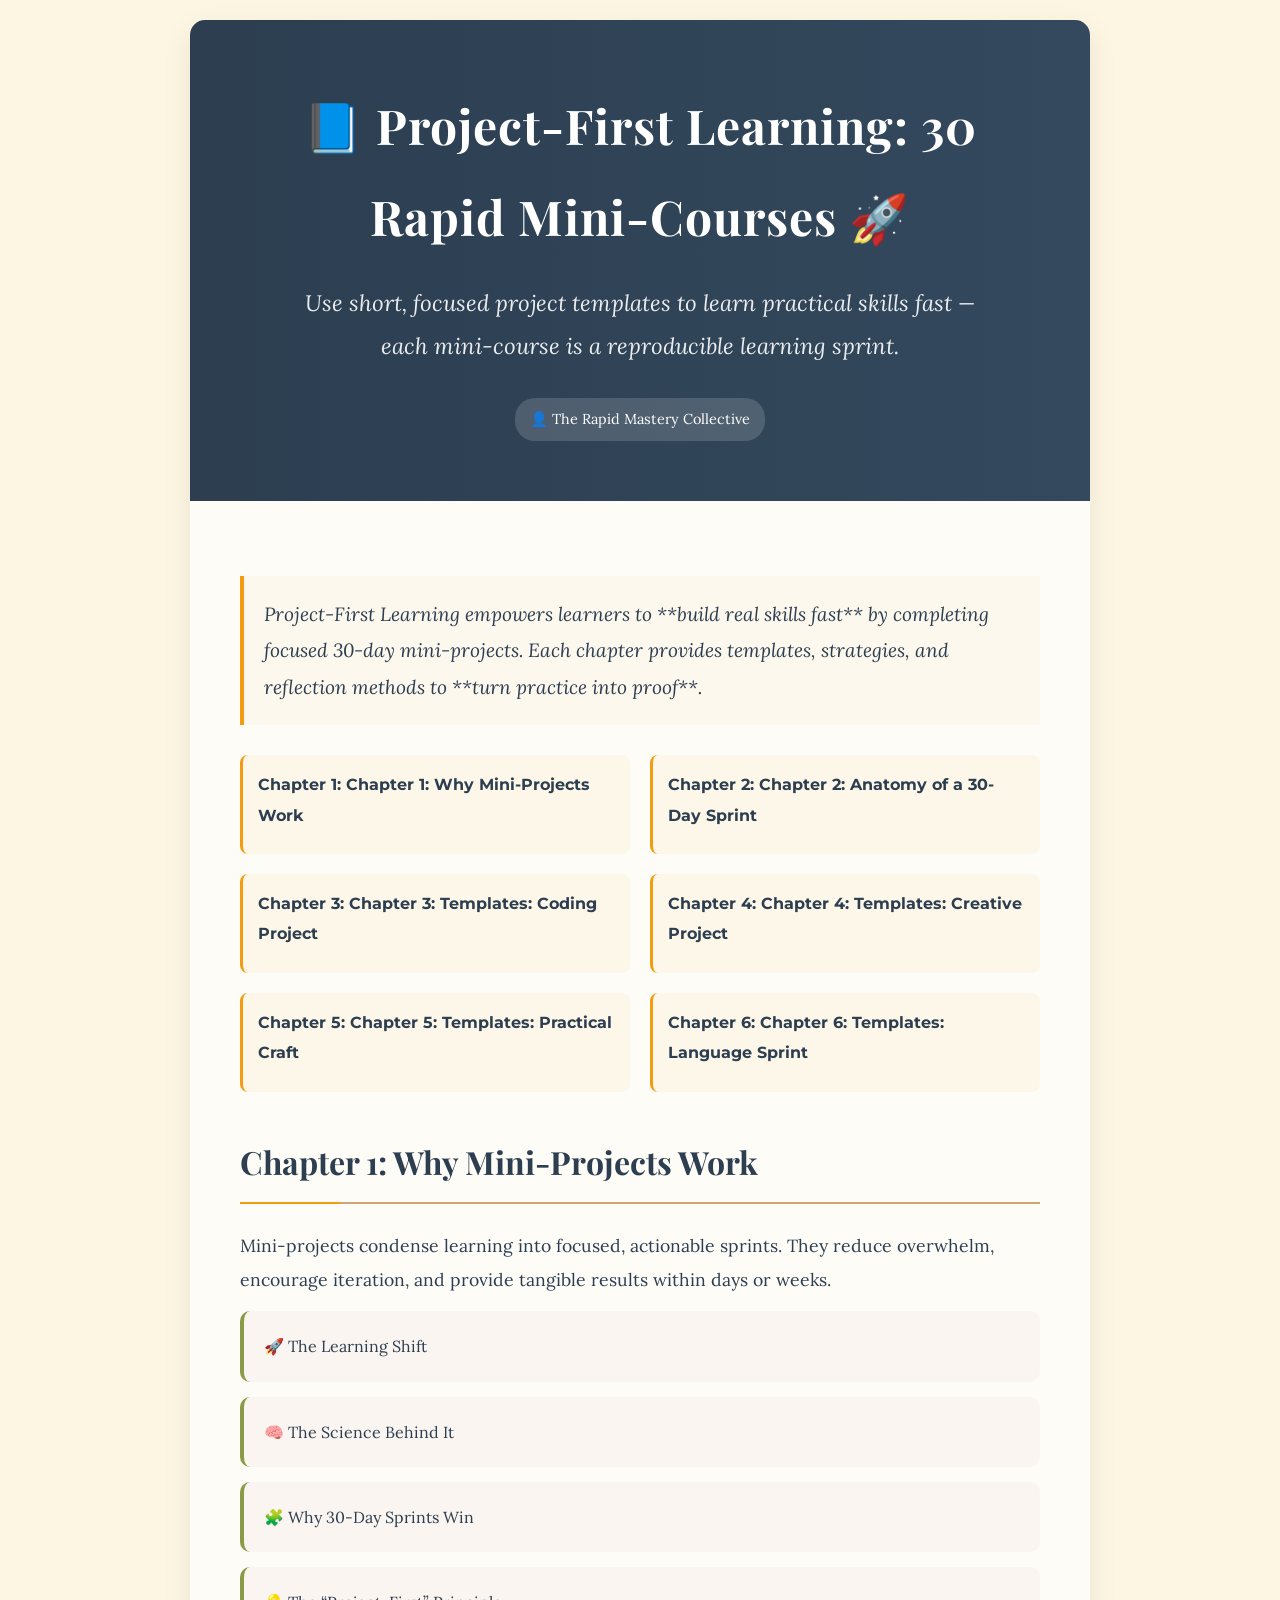
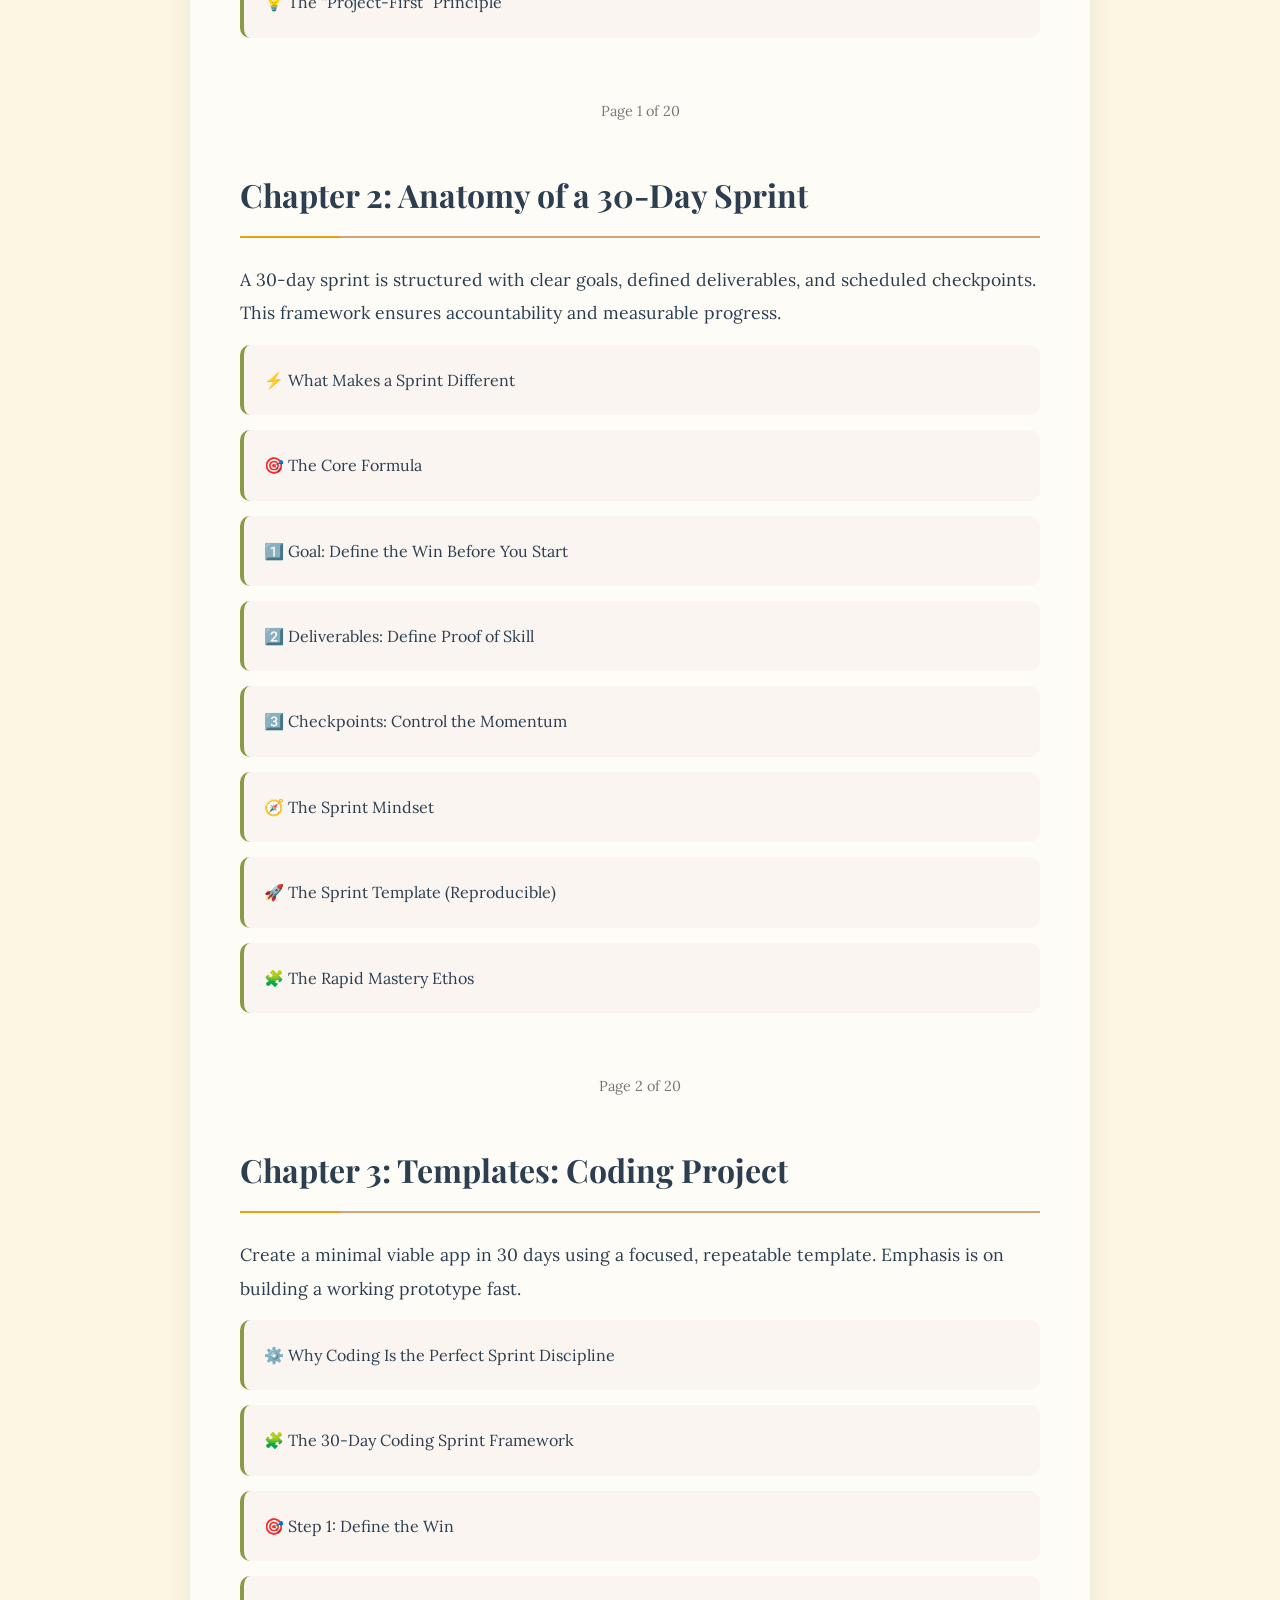
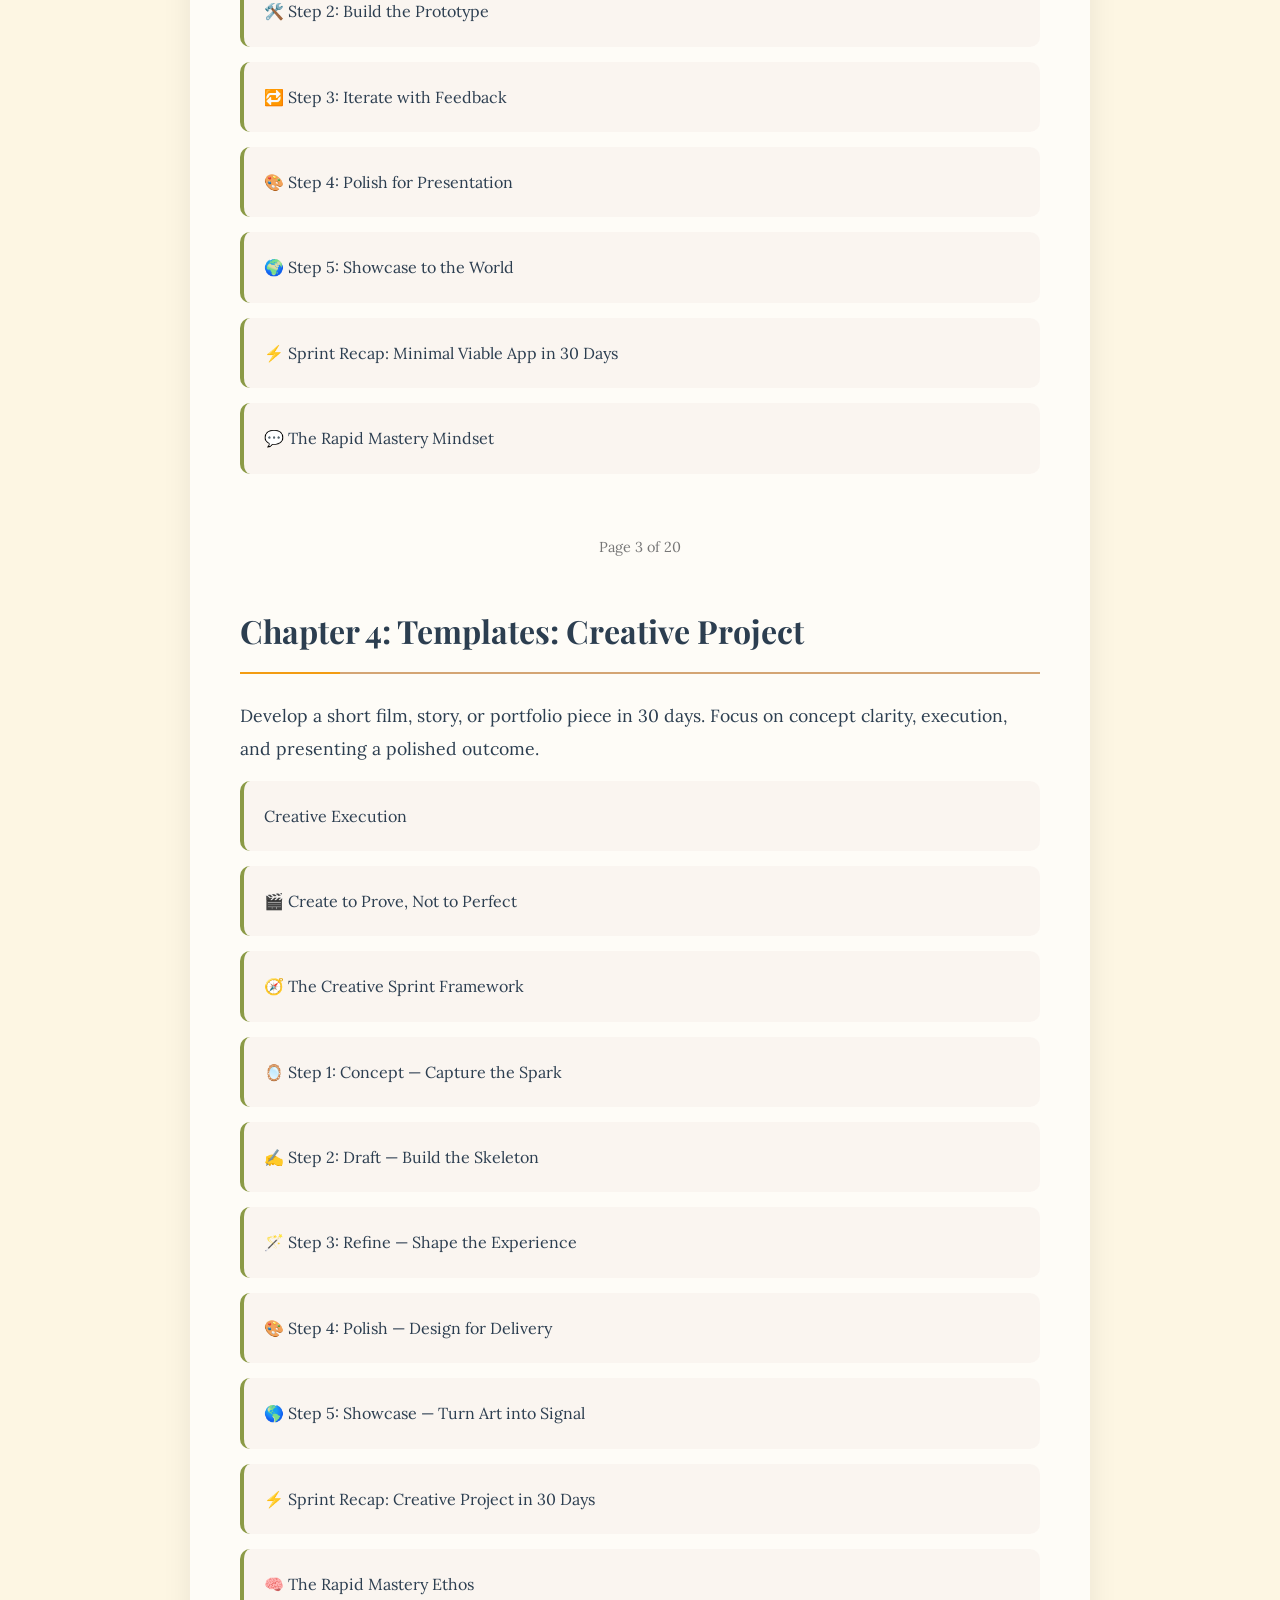
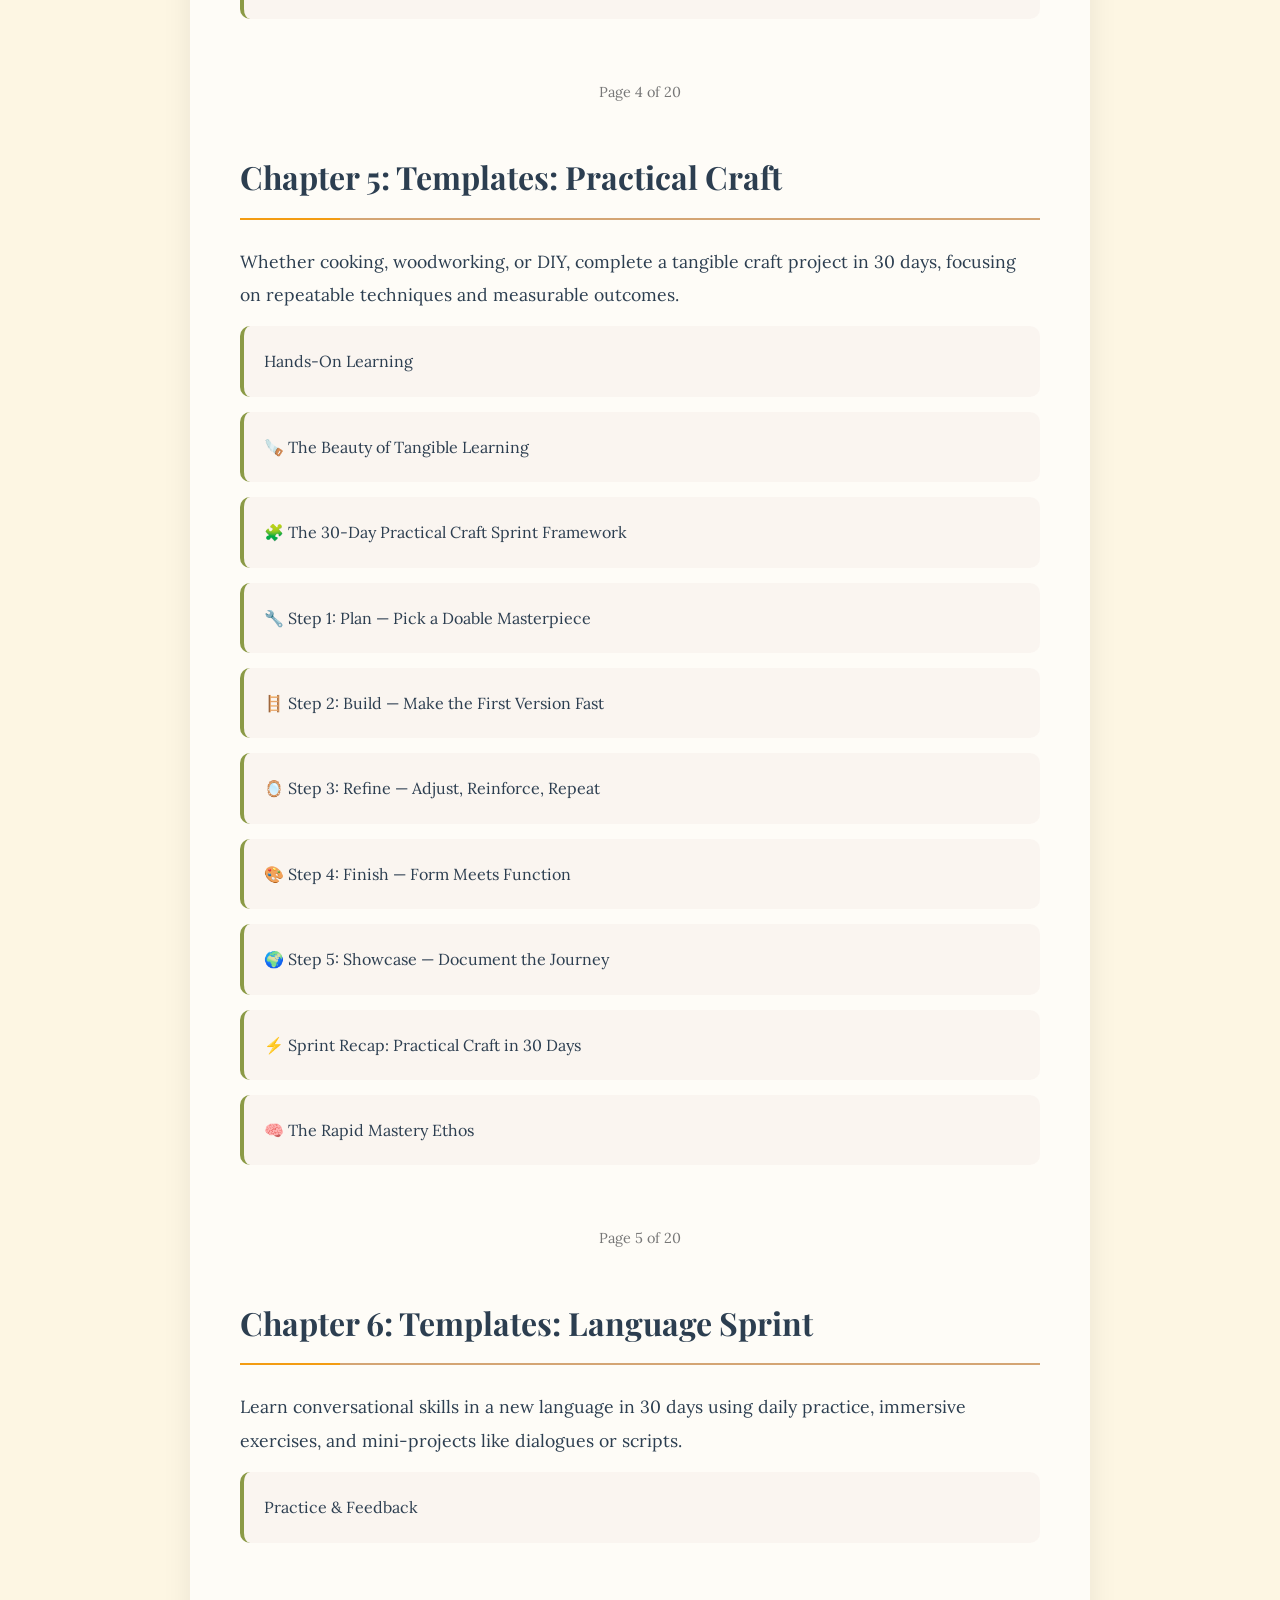
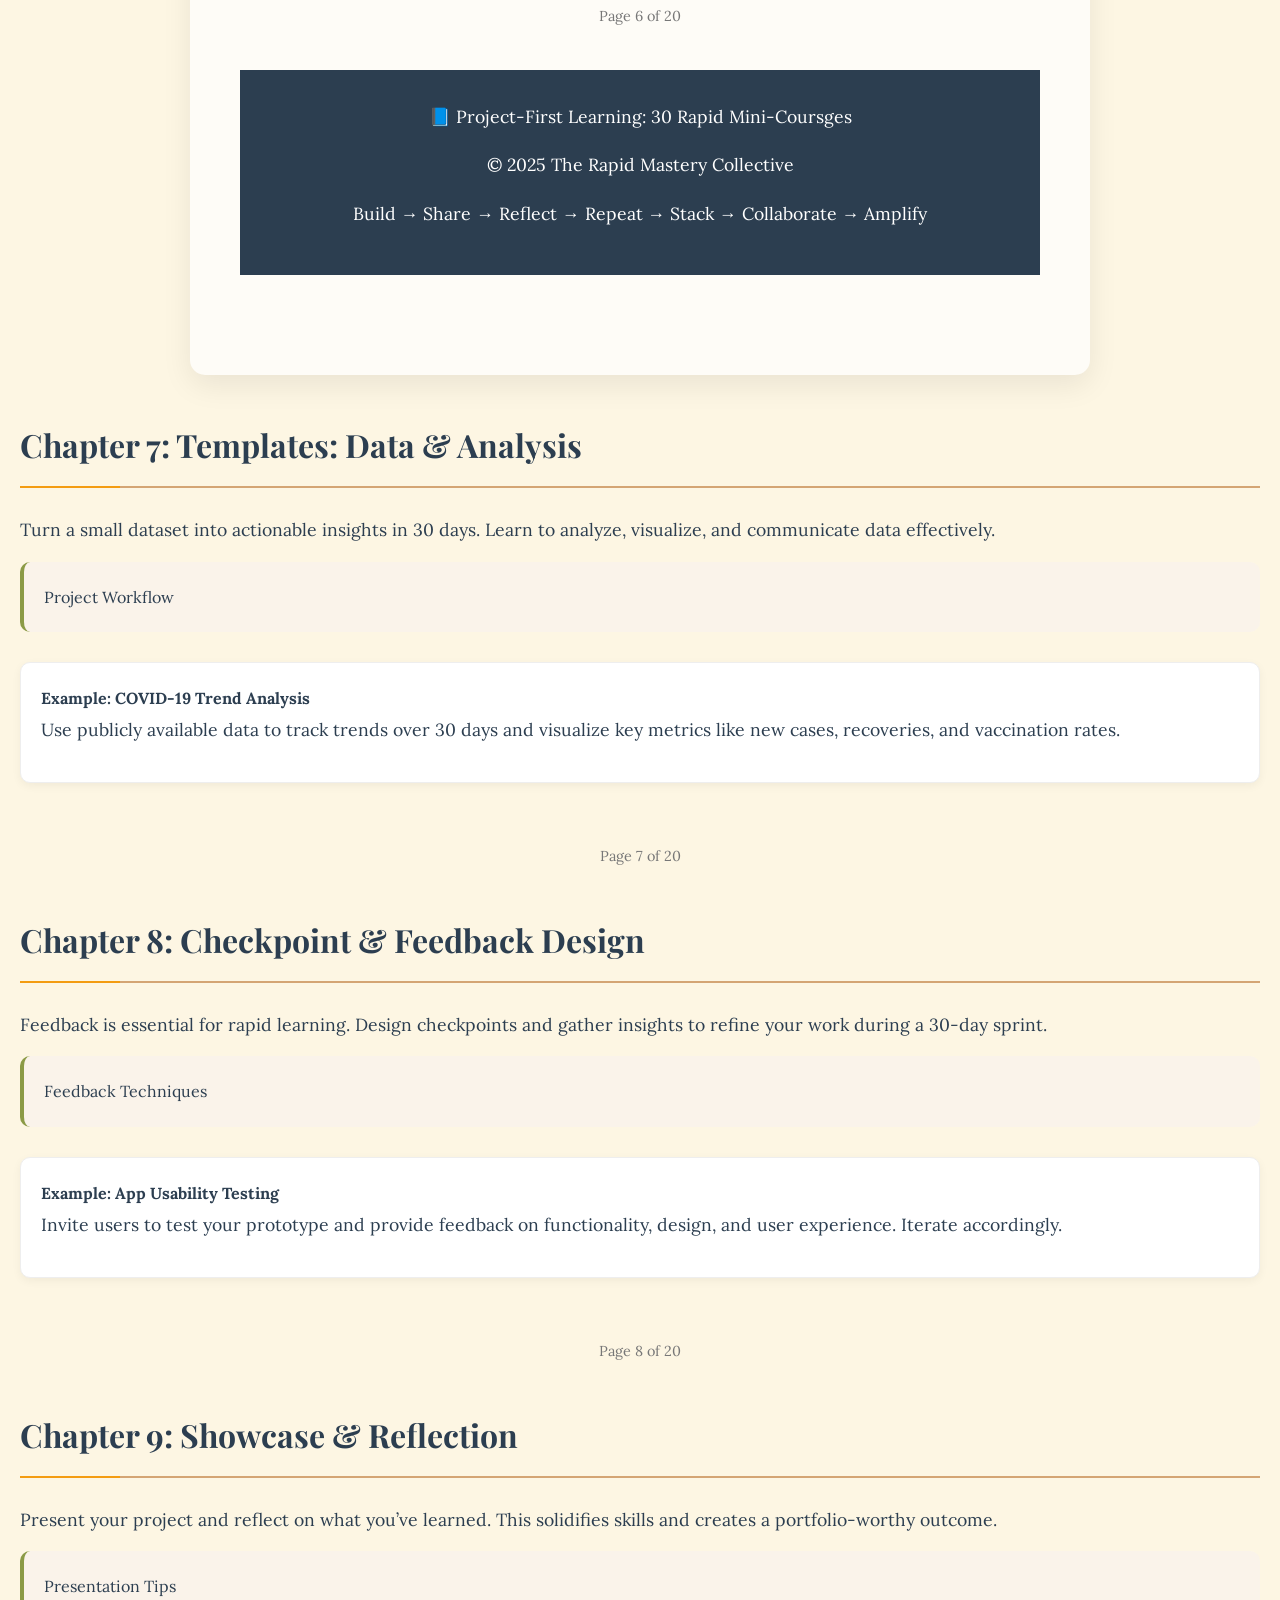
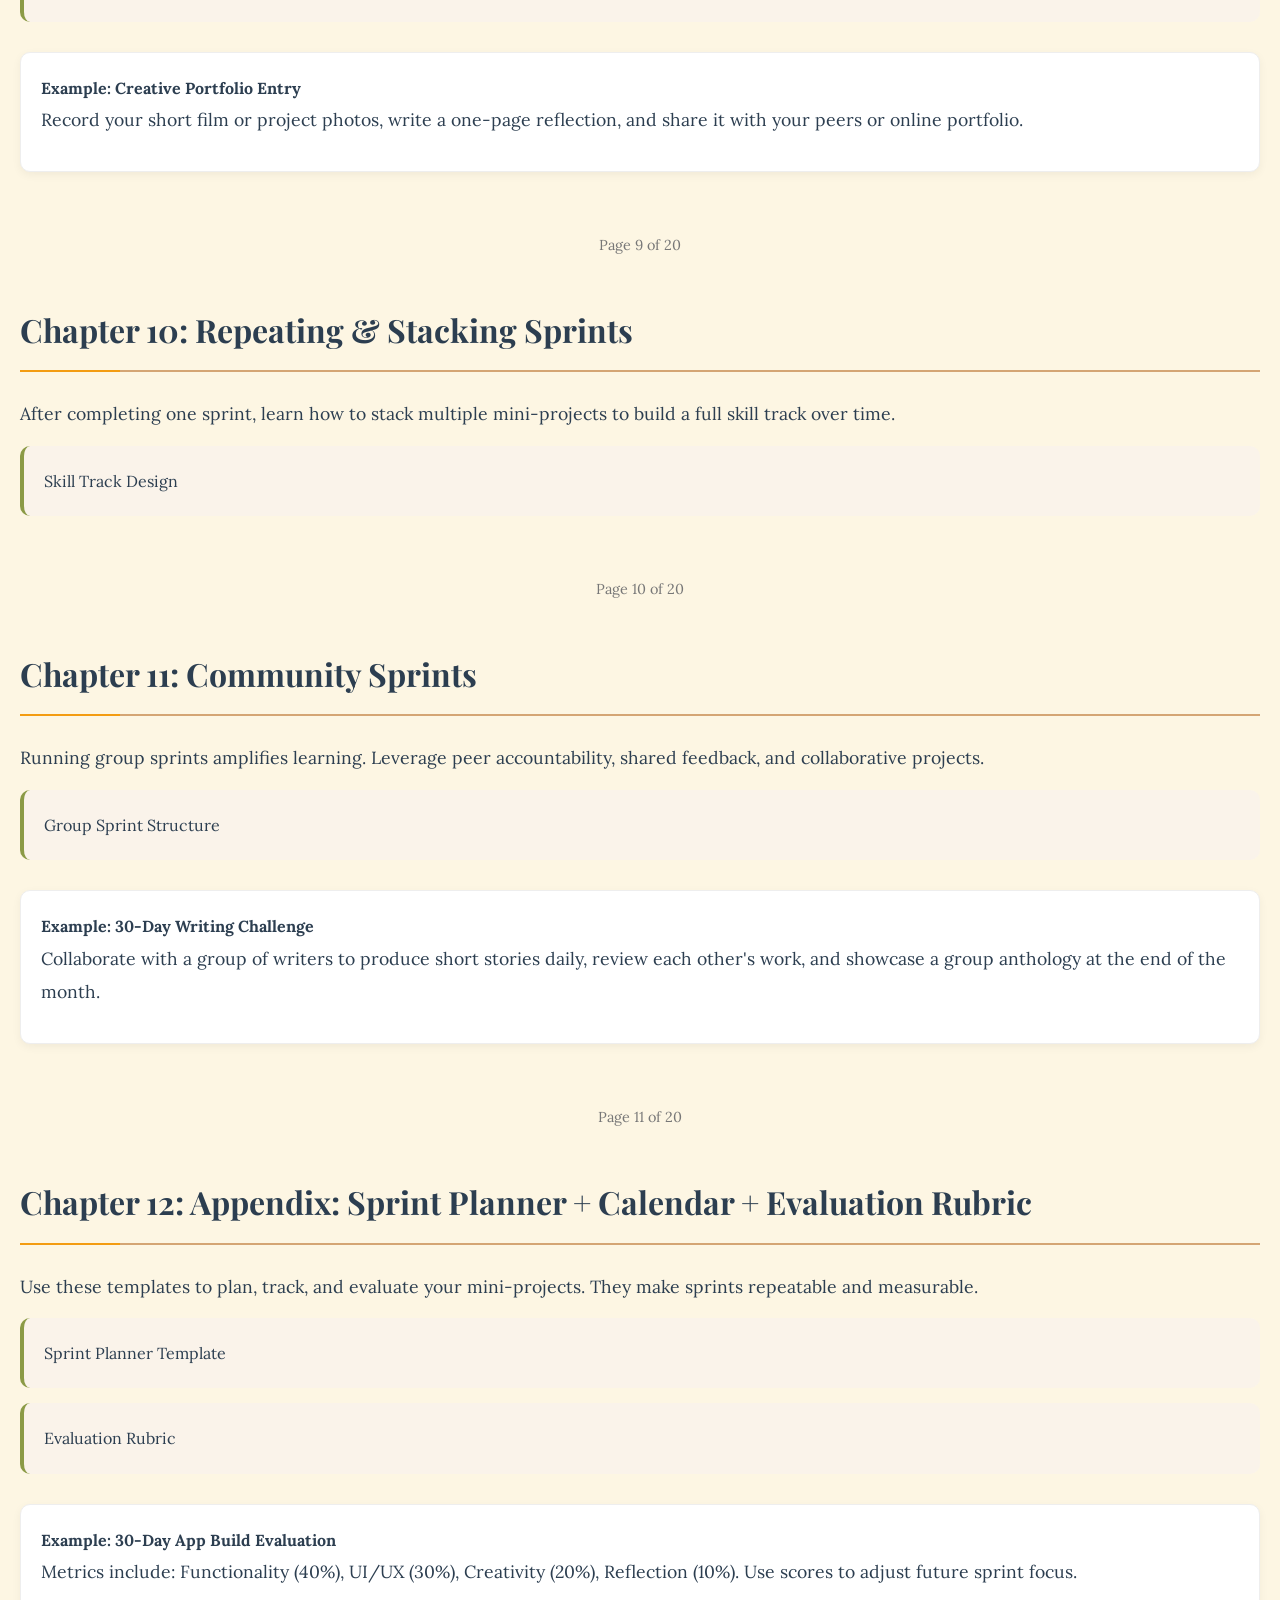
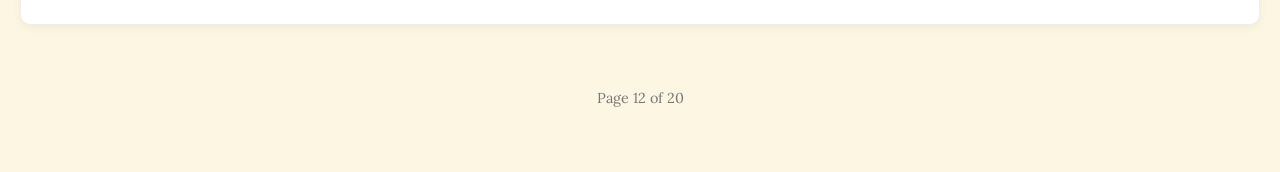
<file: index.html>
<!DOCTYPE html>
<html lang="en">
<head>
  <meta charset="UTF-8">
  <meta name="viewport" content="width=device-width, initial-scale=1.0">
  <title>📘 Project-First Learning: 30 Rapid Mini-Courses</title>
  <link href="https://fonts.googleapis.com/css2?family=Playfair+Display:wght@700&family=Lora:ital,wght@0,400;0,600;1,400&family=Montserrat:wght@300;400;600&display=swap" rel="stylesheet">
  <style>
    :root {
      --primary: #D4A574;
      --secondary: #E67E22;
      --accent: #F39C12;
      --complement: #8B9A46;
      --dark: #2C3E50;
      --light: #FEFCF7;
      --mist: #FDF6E3;
    }
    * { margin: 0; padding: 0; box-sizing: border-box; }
    body { font-family: 'Lora', serif; background-color: var(--mist); color: var(--dark); line-height: 1.9; padding: 20px; transition: background 0.3s, color 0.3s; }
    .container { max-width: 900px; margin: 0 auto; background: var(--light); border-radius: 15px; box-shadow: 0 10px 30px rgba(0,0,0,0.08); overflow: hidden; padding-bottom: 50px; }
    header { text-align: center; padding: 60px 40px; background: linear-gradient(to right, var(--dark), #34495e); color: white; position: relative; }
    h1 { font-family: 'Playfair Display', serif; font-size: 3rem; margin-bottom: 20px; letter-spacing: 1px; }
    .subtitle { font-size: 1.4rem; font-style: italic; max-width: 700px; margin: 0 auto 30px; opacity: 0.9; }
    .authors { display: flex; justify-content: center; flex-wrap: wrap; gap: 12px; }
    .author { background: rgba(255, 255, 255, 0.15); padding: 8px 15px; border-radius: 20px; font-size: 0.9rem; }
    .content { padding: 50px; }
    .blurb { font-style: italic; background: rgba(253,246,227,0.5); padding: 20px; border-left: 4px solid var(--accent); margin: 25px 0; font-size: 1.2rem; }
    .toc { display: grid; grid-template-columns: repeat(auto-fit, minmax(280px, 1fr)); gap: 20px; margin: 30px 0; }
    .toc-item { background: rgba(253,246,227,0.7); padding: 15px; border-radius: 8px; border-left: 3px solid var(--accent); cursor: pointer; transition: transform 0.2s; }
    .toc-item:hover { transform: translateX(5px); }
    .toc-item h4 { color: var(--dark); font-family: 'Montserrat', sans-serif; margin-bottom: 8px; }
    .section { margin-bottom: 60px; }
    h2 { font-family: 'Playfair Display', serif; color: var(--dark); font-size: 2rem; margin: 40px 0 25px; padding-bottom: 10px; border-bottom: 2px solid var(--primary); position: relative; }
    h2:before { content: ''; position: absolute; bottom: -2px; left: 0; width: 100px; height: 2px; background: var(--accent); }
    h3 { font-family: 'Montserrat', sans-serif; color: var(--complement); font-size: 1.4rem; margin: 30px 0 15px; }
    p { margin-bottom: 15px; font-size: 1.1rem; }
    .chapter { background: rgba(249,243,238,0.7); padding: 20px; border-radius: 10px; margin: 15px 0; border-left: 4px solid var(--complement); }
    .chapter-number { font-weight: bold; color: var(--complement); font-size: 1.1rem; margin-bottom: 10px; }
    .examples { display: grid; grid-template-columns: repeat(auto-fit, minmax(280px, 1fr)); gap: 25px; margin: 30px 0; }
    .example { background: white; border: 1px solid #eee; border-radius: 10px; padding: 20px; box-shadow: 0 3px 10px rgba(0,0,0,0.05); }
    .playbook-step { background: rgba(249,243,238,0.7); padding: 15px; margin: 15px 0; border-radius: 8px; border-left: 3px solid var(--secondary); cursor: pointer; }
    .playbook-step:hover { background: rgba(249,243,238,0.9); }
    .page-number { text-align: center; font-size: 0.9rem; color: #777; margin: 40px 0; }
    footer { text-align: center; padding: 30px; background: var(--dark); color: white; font-size: 0.9rem; }
    .collapsible { cursor: pointer; }
    .collapsible-content { display: none; padding: 10px 0; }
    .collapsible.active + .collapsible-content { display: block; }
    @media (max-width: 768px) { .content { padding: 30px 20px; } h1 { font-size: 2.2rem; } .subtitle { font-size: 1.2rem; } .toc, .examples { grid-template-columns: 1fr; } }
  </style>
</head>
<body>
  <div class="container">
    <header>
      <h1>📘 Project-First Learning: 30 Rapid Mini-Courses 🚀</h1>
      <p class="subtitle">Use short, focused project templates to learn practical skills fast — each mini-course is a reproducible learning sprint.</p>
      <div class="authors">
        <span class="author">👤 The Rapid Mastery Collective</span>
      </div>
    </header>

    <div class="content">
      <div class="blurb">
        Project-First Learning empowers learners to **build real skills fast** by completing focused 30-day mini-projects. Each chapter provides templates, strategies, and reflection methods to **turn practice into proof**.
      </div>

      <div class="toc" id="toc">
        <!-- TOC items will auto-generate -->
      </div>

      <!-- Chapter 1 -->
<div class="section" id="chapter1">
  <h2>Chapter 1: Why Mini-Projects Work</h2>
  <p>Mini-projects condense learning into focused, actionable sprints. They reduce overwhelm, encourage iteration, and provide tangible results within days or weeks.</p>

  <div class="chapter collapsible">🚀 The Learning Shift</div>
  <div class="collapsible-content">
    <p>Traditional learning front-loads theory, hoping knowledge will later translate into skill. But in the real world, retention fades before application begins. Modern learners — creators, developers, and doers — no longer have the patience for that lag. They want proof of learning through action.</p>
    <p>Mini-projects flip the model: you start with a real outcome, then gather knowledge only as you need it. The project becomes your teacher, not your test.</p>
  </div>

  <div class="chapter collapsible">🧠 The Science Behind It</div>
  <div class="collapsible-content">
    <ol>
      <li><strong>Active Recall & Contextual Learning</strong><br>
        When you learn to solve a real problem, your brain encodes information in meaningful contexts — linking theory to outcomes. This dramatically improves recall and adaptability.</li>
      <li><strong>The Feedback Loop Effect</strong><br>
        Completing small projects creates short, powerful cycles of action → feedback → iteration. This mirrors how top performers and startups grow — through rapid loops, not long lectures.</li>
      <li><strong>The Dopamine Drive</strong><br>
        Each finished mini-project triggers visible progress, producing motivation through accomplishment. Micro-rewards sustain long-term engagement far better than delayed gratification models.</li>
      <li><strong>Cognitive Load Balance</strong><br>
        Breaking big goals into 30-day project sprints keeps mental load manageable. You learn faster because you focus deeply on a limited scope.</li>
    </ol>
  </div>

  <div class="chapter collapsible">🧩 Why 30-Day Sprints Win</div>
  <div class="collapsible-content">
    <ul>
      <li><strong>Short Enough to Finish:</strong> You can complete one while momentum lasts.</li>
      <li><strong>Long Enough to Matter:</strong> A month is sufficient to prototype, practice, and reflect.</li>
      <li><strong>Repeatable:</strong> Each sprint stacks into a portfolio of tangible skills — visible progress you can show.</li>
    </ul>
  </div>

  <div class="chapter collapsible">💡 The “Project-First” Principle</div>
  <div class="collapsible-content">
    <p>The Project-First model rests on one rule:</p>
    <blockquote>Learn what you need, exactly when you need it, by building something real.</blockquote>
    <p>Every mini-course in this book follows that rule. Each is designed as a reproducible learning sprint — focused, structured, and practical.</p>
    <p>By the time you finish this chapter, you’ve already absorbed the mindset: <strong>Don’t study to build. Build to learn.</strong></p>
  </div>
</div>

<div class="page-number">Page 1 of 20</div>

      <!-- Chapter 2 -->
<div class="section" id="chapter2">
  <h2>Chapter 2: Anatomy of a 30-Day Sprint</h2>
  <p>A 30-day sprint is structured with clear goals, defined deliverables, and scheduled checkpoints. This framework ensures accountability and measurable progress.</p>

  <div class="chapter collapsible">⚡ What Makes a Sprint Different</div>
  <div class="collapsible-content">
    <p>A 30-day sprint isn’t just a short course — it’s a learning engine. It compresses the full creative cycle — idea → execution → feedback → showcase — into one focused month.</p>
    <p>The key is structure: when time is fixed, every action must matter. Sprints remove decision fatigue, build momentum, and create visible results fast.</p>
  </div>

  <div class="chapter collapsible">🎯 The Core Formula</div>
  <div class="collapsible-content">
    <p>Every sprint follows a simple rhythm:</p>
    <blockquote>Goal → Deliverables → Checkpoints → Reflection → Showcase</blockquote>
    <p>Let’s break that down.</p>
  </div>

  <div class="chapter collapsible">1️⃣ Goal: Define the Win Before You Start</div>
  <div class="collapsible-content">
    <p>A sprint without a clear outcome is just busy work. Define your goal as something demonstrable.</p>
    <p><strong>Strong goal example:</strong><br>
      <blockquote>“Build a 3-screen prototype of a mobile app that solves a real user problem.”</blockquote>
    </p>
    <p><strong>Weak goal example:</strong><br>
      <blockquote>“Learn UI/UX principles.”</blockquote>
    </p>
    <p>A Project-First goal has three traits:</p>
    <ul>
      <li>Visible: You can show it to others.</li>
      <li>Measurable: You can tell when it’s done.</li>
      <li>Self-contained: It fits within 30 days.</li>
    </ul>
    <p>💡 Pro tip: Name your sprint like a startup. “30-Day App Sprint,” “Story in 30,” or “Data Dash” create identity and accountability.</p>
  </div>

  <div class="chapter collapsible">2️⃣ Deliverables: Define Proof of Skill</div>
  <div class="collapsible-content">
    <p>Deliverables are the artifacts that show what you’ve built. They make your learning tangible.</p>
    <p>Examples:</p>
    <ul>
      <li>A working demo or GitHub repo</li>
      <li>A short video or story</li>
      <li>A visual portfolio post or blog reflection</li>
    </ul>
    <p>Deliverables are your “receipts of mastery.” They separate intentional learners from forever students.</p>
  </div>

  <div class="chapter collapsible">3️⃣ Checkpoints: Control the Momentum</div>
  <div class="collapsible-content">
    <p>Sprints fail when you don’t check progress. A simple checkpoint rhythm keeps your brain aligned and your schedule realistic.</p>
    <p>Try this pattern:</p>
    <ul>
      <li>Day 1–3: Define goal, tools, and success criteria</li>
      <li>Day 4–10: Build first prototype or draft</li>
      <li>Day 11–20: Iterate based on testing or feedback</li>
      <li>Day 21–25: Polish and finalize deliverables</li>
      <li>Day 26–30: Publish, share, reflect</li>
    </ul>
    <p>Each checkpoint should answer two questions:</p>
    <ol>
      <li>What have I made tangible?</li>
      <li>What’s blocking progress?</li>
    </ol>
    <p>💡 Micro rule: No sprint day ends without a visible artifact — even a sketch, note, or code snippet.</p>
  </div>

  <div class="chapter collapsible">🧭 The Sprint Mindset</div>
  <div class="collapsible-content">
    <p>The 30-day sprint isn’t about speed for speed’s sake. It’s about compressed clarity — forcing focus by working inside constraints.</p>
    <blockquote>
      Constraint creates clarity.<br>
      Clarity creates progress.<br>
      Progress creates mastery.
    </blockquote>
  </div>

  <div class="chapter collapsible">🚀 The Sprint Template (Reproducible)</div>
  <div class="collapsible-content">
    <table>
      <thead>
        <tr>
          <th>Phase</th>
          <th>Days</th>
          <th>Purpose</th>
          <th>Deliverable</th>
        </tr>
      </thead>
      <tbody>
        <tr>
          <td>Define</td>
          <td>1–3</td>
          <td>Clarify goal, tools, metrics</td>
          <td>Sprint brief</td>
        </tr>
        <tr>
          <td>Build</td>
          <td>4–10</td>
          <td>Create first version</td>
          <td>Prototype/Draft</td>
        </tr>
        <tr>
          <td>Iterate</td>
          <td>11–20</td>
          <td>Test, get feedback</td>
          <td>Refined version</td>
        </tr>
        <tr>
          <td>Polish</td>
          <td>21–25</td>
          <td>Improve quality</td>
          <td>Final asset</td>
        </tr>
        <tr>
          <td>Share</td>
          <td>26–30</td>
          <td>Publish + Reflect</td>
          <td>Public showcase + learning note</td>
        </tr>
      </tbody>
    </table>
  </div>

  <div class="chapter collapsible">🧩 The Rapid Mastery Ethos</div>
  <div class="collapsible-content">
    <p>Members of the Rapid Mastery Collective live by one rule:</p>
    <blockquote>“Proof beats promise.”</blockquote>
    <p>Each sprint you complete becomes evidence — of skill, of grit, of creativity. Stack 3–5 of these sprints, and you don’t just know more — you become visible.</p>
    <p>Welcome to the mindset of rapid masters: <strong>Build → Show → Reflect → Repeat.</strong></p>
  </div>
</div>
<div class="page-number">Page 2 of 20</div>

      <!-- Chapter 3 -->
<div class="section" id="chapter3">
  <h2>Chapter 3: Templates: Coding Project</h2>
  <p>Create a minimal viable app in 30 days using a focused, repeatable template. Emphasis is on building a working prototype fast.</p>

  <div class="chapter collapsible">⚙️ Why Coding Is the Perfect Sprint Discipline</div>
  <div class="collapsible-content">
    <p>Coding forces clarity. You can’t fake progress — your project either runs or breaks. That’s why coding projects are at the heart of the Project-First Learning model: they convert abstract learning into visible, testable outcomes.</p>
    <p>For the Rapid Mastery Collective, code isn’t just a technical skill — it’s proof of creative logic. It’s how we show ideas that work.</p>
  </div>

  <div class="chapter collapsible">🧩 The 30-Day Coding Sprint Framework</div>
  <div class="collapsible-content">
    <p>Every 30-day coding sprint follows five stages. Think of this as your blueprint for any minimal viable app.</p>
    <table>
      <thead>
        <tr>
          <th>Stage</th>
          <th>Focus</th>
          <th>Key Question</th>
          <th>Output</th>
        </tr>
      </thead>
      <tbody>
        <tr>
          <td>Define (Days 1–3)</td>
          <td>Clarify purpose, audience, and value</td>
          <td>What problem does this app solve?</td>
          <td>Sprint brief + one-sentence app mission</td>
        </tr>
        <tr>
          <td>Prototype (Days 4–10)</td>
          <td>Build a working skeleton</td>
          <td>What’s the simplest version I can run today?</td>
          <td>Clickable prototype or functional core</td>
        </tr>
        <tr>
          <td>Iterate (Days 11–20)</td>
          <td>Test, debug, refine</td>
          <td>What does real feedback reveal?</td>
          <td>Stable v1</td>
        </tr>
        <tr>
          <td>Polish (Days 21–25)</td>
          <td>Add design, clarity, and minimal UX</td>
          <td>How can users feel the result?</td>
          <td>Presentable demo</td>
        </tr>
        <tr>
          <td>Showcase (Days 26–30)</td>
          <td>Publish and share reflection</td>
          <td>What did I learn, prove, and create?</td>
          <td>Live demo + public post or portfolio entry</td>
        </tr>
      </tbody>
    </table>
  </div>

  <div class="chapter collapsible">🎯 Step 1: Define the Win</div>
  <div class="collapsible-content">
    <p>Pick a problem so small it feels almost too simple. Then solve it elegantly.</p>
    <p>Examples:</p>
    <ul>
      <li>A daily mood tracker that logs your emotions with one click</li>
      <li>A “habit counter” app with a single progress bar</li>
      <li>A goal timer that resets every morning</li>
    </ul>
    <p>💡 Rapid Mastery Rule: The smaller the scope, the faster the proof. Complexity kills sprints.</p>
    <p>Write your project goal in one sentence:</p>
    <blockquote>“In 30 days, I’ll build a working app that does [specific action] for [specific user].”</blockquote>
  </div>

  <div class="chapter collapsible">🛠️ Step 2: Build the Prototype</div>
  <div class="collapsible-content">
    <p>You don’t need a full stack. You need a running version that works — even if it’s ugly.</p>
    <p>Tools to accelerate you:</p>
    <ul>
      <li>Frontend (no-code/low-code): Replit, Glitch, or Bubble</li>
      <li>App skeletons: Next.js templates, Flask starters, or simple JS apps</li>
      <li>Databases: Airtable, Firebase, Supabase</li>
    </ul>
    <p>Deliverable: something you can click, run, or test by Day 10.</p>
  </div>

  <div class="chapter collapsible">🔁 Step 3: Iterate with Feedback</div>
  <div class="collapsible-content">
    <p>Invite two testers — not friends, users. Ask only three questions:</p>
    <ol>
      <li>What do you like?</li>
      <li>What confused you?</li>
      <li>What would make you use it again?</li>
    </ol>
    <p>Then fix the top two issues. That’s your v1.</p>
    <p>💡 Don’t chase perfection. Chase completion. Every improvement loop should take 48 hours or less.</p>
  </div>

  <div class="chapter collapsible">🎨 Step 4: Polish for Presentation</div>
  <div class="collapsible-content">
    <p>Refine UX copy, add a logo, and make a simple landing page explaining what your app does. Use visuals to communicate simplicity — a GIF demo beats a paragraph.</p>
    <p>Tools for polish:</p>
    <ul>
      <li>Brand & visuals: Figma, Canva, or Framer</li>
      <li>Deployment: Netlify, Vercel, or GitHub Pages</li>
      <li>Demo video: Loom or Scribe</li>
    </ul>
    <p>Deliverable: a one-link showcase that says:</p>
    <blockquote>“I built this from zero to demo in 30 days.”</blockquote>
  </div>

  <div class="chapter collapsible">🌍 Step 5: Showcase to the World</div>
  <div class="collapsible-content">
    <p>Post your sprint story — what you built, what you learned, what you’d improve next.</p>
    <p>Where to share:</p>
    <ul>
      <li>LinkedIn: “30-Day App Sprint Reflection”</li>
      <li>Product Hunt: “Weekend Prototype Challenge”</li>
      <li>Dev.to / Hashnode: “What I Learned Building My First App Fast”</li>
    </ul>
    <p>This transforms your sprint into a signal — recruiters, collaborators, or clients see results, not résumés.</p>
  </div>

  <div class="chapter collapsible">⚡ Sprint Recap: Minimal Viable App in 30 Days</div>
  <div class="collapsible-content">
    <table>
      <thead>
        <tr>
          <th>Week</th>
          <th>Focus</th>
          <th>Deliverable</th>
        </tr>
      </thead>
      <tbody>
        <tr>
          <td>1</td>
          <td>Define + Prototype</td>
          <td>Core idea running</td>
        </tr>
        <tr>
          <td>2</td>
          <td>Debug + Iterate</td>
          <td>Usable v1</td>
        </tr>
        <tr>
          <td>3</td>
          <td>Polish + Design</td>
          <td>Demo-ready</td>
        </tr>
        <tr>
          <td>4</td>
          <td>Showcase + Reflect</td>
          <td>Public launch</td>
        </tr>
      </tbody>
    </table>
  </div>

  <div class="chapter collapsible">💬 The Rapid Mastery Mindset</div>
  <div class="collapsible-content">
    <p>Remember: you’re not learning to code — you’re coding to learn. Each sprint compounds:</p>
    <ul>
      <li>One app builds technical fluency.</li>
      <li>Three apps build portfolio credibility.</li>
      <li>Ten apps build identity — you become a maker who proves skills through output.</li>
    </ul>
    <blockquote>Real mastery isn’t hidden in your notes. It’s running online for the world to see.</blockquote>
  </div>
</div>
<div class="page-number">Page 3 of 20</div>

      <!-- Chapter 4 -->
<div class="section" id="chapter4">
  <h2>Chapter 4: Templates: Creative Project</h2>
  <p>Develop a short film, story, or portfolio piece in 30 days. Focus on concept clarity, execution, and presenting a polished outcome.</p>

  <div class="chapter collapsible">Creative Execution</div>
  <div class="collapsible-content">
    <p>Break the project into stages: ideation, drafting, revisions, and final polish. Collect feedback at checkpoints and iterate rapidly.</p>
  </div>

  <div class="chapter collapsible">🎬 Create to Prove, Not to Perfect</div>
  <div class="collapsible-content">
    <p>Creatives often get trapped chasing inspiration or polish — but in the Rapid Mastery world, we chase proof of skill. The 30-day creative sprint isn’t about waiting for a muse; it’s about shipping art under pressure and learning through completion.</p>
    <blockquote>Perfection is the enemy of momentum. Rapid creators don’t wait to be ready — they create to become ready.</blockquote>
  </div>

  <div class="chapter collapsible">🧭 The Creative Sprint Framework</div>
  <div class="collapsible-content">
    <p>This 30-day template helps you move from concept to finished showcase piece — whether that’s a short film, photo series, poem, animation, or design portfolio entry.</p>
    <table>
      <thead>
        <tr>
          <th>Stage</th>
          <th>Focus</th>
          <th>Core Question</th>
          <th>Output</th>
        </tr>
      </thead>
      <tbody>
        <tr>
          <td>Concept (Days 1–3)</td>
          <td>Define theme + emotional goal</td>
          <td>What story or feeling do I want to evoke?</td>
          <td>One-sentence creative brief</td>
        </tr>
        <tr>
          <td>Draft (Days 4–10)</td>
          <td>Generate the raw version</td>
          <td>What’s the simplest form of my idea?</td>
          <td>First draft, storyboard, or prototype</td>
        </tr>
        <tr>
          <td>Refine (Days 11–20)</td>
          <td>Edit, adjust, experiment</td>
          <td>What works — and what distracts?</td>
          <td>Tightened version</td>
        </tr>
        <tr>
          <td>Polish (Days 21–25)</td>
          <td>Add design, flow, and finish</td>
          <td>How can I elevate this from good to shareable?</td>
          <td>Final render, layout, or mix</td>
        </tr>
        <tr>
          <td>Showcase (Days 26–30)</td>
          <td>Publish + reflect</td>
          <td>What did I express — and what did I learn?</td>
          <td>Public share + sprint reflection</td>
        </tr>
      </tbody>
    </table>
  </div>

  <div class="chapter collapsible">🪞 Step 1: Concept — Capture the Spark</div>
  <div class="collapsible-content">
    <p>Before tools, define emotion. Ask:</p>
    <ul>
      <li>What do I want the audience to feel?</li>
      <li>Why does this matter now?</li>
      <li>What’s the smallest story that can carry that feeling?</li>
    </ul>
    <p>Examples:</p>
    <ul>
      <li>A 1-minute short film about resilience.</li>
      <li>A micro-story told entirely through text messages.</li>
      <li>A single-image campaign that evokes social change.</li>
    </ul>
    <p>💡 Rapid Mastery Tip: Limit your scope before you start. Great creativity thrives inside constraints.</p>
  </div>

  <div class="chapter collapsible">✍️ Step 2: Draft — Build the Skeleton</div>
  <div class="collapsible-content">
    <p>Create your raw version — fast. Don’t pause for perfection; the first pass is just scaffolding.</p>
    <p>Tools that keep momentum high:</p>
    <ul>
      <li>Writers: Notion, Scrivener, or Google Docs</li>
      <li>Filmmakers: CapCut, Runway, or DaVinci Resolve</li>
      <li>Designers: Canva, Figma, or Adobe Express</li>
    </ul>
    <p>By Day 10, you should have something you can show. Even if it’s rough, it’s real.</p>
  </div>

  <div class="chapter collapsible">🪄 Step 3: Refine — Shape the Experience</div>
  <div class="collapsible-content">
    <p>Step back and ask: What is this really saying? Cut anything that doesn’t serve the message. Seek feedback from two trusted peers or mentors. Ask only:</p>
    <ol>
      <li>What emotion did you feel?</li>
      <li>Where did you lose interest?</li>
    </ol>
    <p>Then make small, high-impact changes.</p>
  </div>

  <div class="chapter collapsible">🎨 Step 4: Polish — Design for Delivery</div>
  <div class="collapsible-content">
    <p>Make it shareable and striking. Add sound, motion, texture, or typography that reinforces the emotion from Step 1.</p>
    <p>Examples:</p>
    <ul>
      <li>Add ambient sound to heighten film realism.</li>
      <li>Reformat a poem into a carousel for Instagram.</li>
      <li>Pair your story with minimalist design for Substack.</li>
    </ul>
    <p>💡 Rapid Mastery Tip: Finish at 90%, publish at 95%. The world sees momentum, not the missing 5%.</p>
  </div>

  <div class="chapter collapsible">🌎 Step 5: Showcase — Turn Art into Signal</div>
  <div class="collapsible-content">
    <p>Publish your project publicly — not for validation, but for proof of execution. Share your process as a 3-part post:</p>
    <ol>
      <li>What I made (1 sentence)</li>
      <li>Why I made it (1 insight)</li>
      <li>What I learned (1 takeaway)</li>
    </ol>
    <p>Platforms that amplify proof:</p>
    <ul>
      <li>Instagram / Behance (visuals & motion)</li>
      <li>Medium / Substack (storytelling & reflection)</li>
      <li>YouTube Shorts / TikTok (process highlights)</li>
    </ul>
    <blockquote>“I don’t just dream — I deliver.”</blockquote>
  </div>

  <div class="chapter collapsible">⚡ Sprint Recap: Creative Project in 30 Days</div>
  <div class="collapsible-content">
    <table>
      <thead>
        <tr>
          <th>Week</th>
          <th>Focus</th>
          <th>Deliverable</th>
        </tr>
      </thead>
      <tbody>
        <tr>
          <td>1</td>
          <td>Concept + Draft</td>
          <td>Raw version of idea</td>
        </tr>
        <tr>
          <td>2</td>
          <td>Refine + Feedback</td>
          <td>Clear narrative or visual flow</td>
        </tr>
        <tr>
          <td>3</td>
          <td>Polish</td>
          <td>Shareable final output</td>
        </tr>
        <tr>
          <td>4</td>
          <td>Showcase + Reflection</td>
          <td>Public launch + postmortem note</td>
        </tr>
      </tbody>
    </table>
  </div>

  <div class="chapter collapsible">🧠 The Rapid Mastery Ethos</div>
  <div class="collapsible-content">
    <p>Creativity is a muscle — and sprinting keeps it strong. Every completed mini-project increases your creative velocity: your ability to turn ideas into finished artifacts.</p>
    <blockquote>In this collective, mastery isn’t measured by how long you worked — it’s measured by how many finished stories you’ve told.</blockquote>
  </div>
</div>
<div class="page-number">Page 4 of 20</div>

      <!-- Chapter 5 -->
<div class="section" id="chapter5">
  <h2>Chapter 5: Templates: Practical Craft</h2>
  <p>Whether cooking, woodworking, or DIY, complete a tangible craft project in 30 days, focusing on repeatable techniques and measurable outcomes.</p>

  <div class="chapter collapsible">Hands-On Learning</div>
  <div class="collapsible-content">
    <p>Plan materials, break tasks into daily actions, track progress, and present your finished project. Use photos or videos as proof of completion.</p>
  </div>

  <div class="chapter collapsible">🪚 The Beauty of Tangible Learning</div>
  <div class="collapsible-content">
    <p>Digital work lives on screens — but practical crafts live in the hands. For the Rapid Mastery Collective, physical projects are where focus meets feedback instantly. The texture of wood, the heat of a pan, the precision of a joint — these aren’t metaphors. They’re lessons made real.</p>
    <p>When you work with your hands, you don’t just build objects — you build attention, patience, and intuition.</p>
    <blockquote>In every finished craft, there’s visible proof of invisible growth.</blockquote>
  </div>

  <div class="chapter collapsible">🧩 The 30-Day Practical Craft Sprint Framework</div>
  <div class="collapsible-content">
    <p>This sprint helps you master a practical skill fast by designing, building, and refining one finished object.</p>
    <table>
      <thead>
        <tr>
          <th>Stage</th>
          <th>Focus</th>
          <th>Core Question</th>
          <th>Output</th>
        </tr>
      </thead>
      <tbody>
        <tr>
          <td>Plan (Days 1–3)</td>
          <td>Choose project & materials</td>
          <td>What single item will I build or cook?</td>
          <td>Project brief + shopping list</td>
        </tr>
        <tr>
          <td>Build (Days 4–10)</td>
          <td>Create first version</td>
          <td>How can I make a working prototype?</td>
          <td>Rough build or recipe test</td>
        </tr>
        <tr>
          <td>Refine (Days 11–20)</td>
          <td>Adjust for quality & safety</td>
          <td>What needs reinforcement or improvement?</td>
          <td>Functional prototype</td>
        </tr>
        <tr>
          <td>Finish (Days 21–25)</td>
          <td>Add form, finish, and presentation</td>
          <td>How can I make this visually or structurally strong?</td>
          <td>Completed piece</td>
        </tr>
        <tr>
          <td>Showcase (Days 26–30)</td>
          <td>Document & share process</td>
          <td>What did I learn and produce?</td>
          <td>Photos, guide, or reflection post</td>
        </tr>
      </tbody>
    </table>
  </div>

  <div class="chapter collapsible">🔧 Step 1: Plan — Pick a Doable Masterpiece</div>
  <div class="collapsible-content">
    <p>The trick is to start small and finish beautifully.</p>
    <p>Examples:</p>
    <ul>
      <li>Cooking: Master one recipe — make it exceptional.</li>
      <li>Woodworking: Build one small table, frame, or shelf.</li>
      <li>DIY: Upcycle a household item or make a functional tool.</li>
    </ul>
    <p>Ask yourself:</p>
    <ul>
      <li>What object represents “skill” in my craft?</li>
      <li>Can I finish this project in 30 days with limited materials?</li>
    </ul>
    <p>💡 Rapid Mastery Tip: Define your “proof of skill” before you begin. The finished object is your certificate.</p>
  </div>

  <div class="chapter collapsible">🪜 Step 2: Build — Make the First Version Fast</div>
  <div class="collapsible-content">
    <p>Move from plan to prototype within the first week. Don’t worry about aesthetics — aim for functionality first.</p>
    <p>Example milestones:</p>
    <ul>
      <li>Cooking → first full run of the dish</li>
      <li>Woodworking → base structure assembled</li>
      <li>DIY → working mechanism in place</li>
    </ul>
    <p>Each early mistake becomes feedback fuel. The faster you fail, the faster you learn precision.</p>
  </div>

  <div class="chapter collapsible">🪞 Step 3: Refine — Adjust, Reinforce, Repeat</div>
  <div class="collapsible-content">
    <p>Now that it works, make it better. This is where craftsmanship begins.</p>
    <p>Focus on:</p>
    <ul>
      <li>Consistency: Reproduce the result three times.</li>
      <li>Safety: Improve structure, heat tolerance, or stability.</li>
      <li>Efficiency: Reduce materials or time waste.</li>
    </ul>
    <p>Ask yourself: If someone else tried this, what would break first? Then fix that point. That’s how craftsmen think.</p>
  </div>

  <div class="chapter collapsible">🎨 Step 4: Finish — Form Meets Function</div>
  <div class="collapsible-content">
    <p>Perfection isn’t about complexity — it’s about intentional finish. Sand, polish, or plate your piece with care. Pay attention to color, symmetry, and presentation. Photograph the final result with pride.</p>
    <p>💡 Rapid Mastery Rule: Craftsmanship is communication. Your finish tells the world how much you respected the process.</p>
  </div>

  <div class="chapter collapsible">🌍 Step 5: Showcase — Document the Journey</div>
  <div class="collapsible-content">
    <p>The process is the product. Every stage — from rough sketch to final photo — carries value.</p>
    <p>Document your sprint:</p>
    <ul>
      <li>4 photos (Day 1, Day 10, Day 20, Day 30)</li>
      <li>1 paragraph about what surprised you</li>
      <li>1 insight you’ll carry forward</li>
    </ul>
    <p>Share it on your platform of choice:</p>
    <ul>
      <li>Instagram / YouTube Shorts for process videos</li>
      <li>Substack / Medium for reflection stories</li>
      <li>Facebook Groups / Reddit for DIY and craft communities</li>
    </ul>
    <p>Each post positions you as both learner and teacher — a hallmark of Rapid Mastery creators.</p>
  </div>

  <div class="chapter collapsible">⚡ Sprint Recap: Practical Craft in 30 Days</div>
  <div class="collapsible-content">
    <table>
      <thead>
        <tr>
          <th>Week</th>
          <th>Focus</th>
          <th>Deliverable</th>
        </tr>
      </thead>
      <tbody>
        <tr>
          <td>1</td>
          <td>Plan + Prototype</td>
          <td>Rough working version</td>
        </tr>
        <tr>
          <td>2</td>
          <td>Refine</td>
          <td>Functional prototype</td>
        </tr>
        <tr>
          <td>3</td>
          <td>Finish</td>
          <td>Final, polished piece</td>
        </tr>
        <tr>
          <td>4</td>
          <td>Showcase + Reflect</td>
          <td>Documentation + post</td>
        </tr>
      </tbody>
    </table>
  </div>

  <div class="chapter collapsible">🧠 The Rapid Mastery Ethos</div>
  <div class="collapsible-content">
    <p>In digital projects, feedback comes in clicks. In crafts, feedback comes in your hands. Every mistake leaves a mark — and that’s the beauty. You’re building not just objects, but skill memory.</p>
    <blockquote>Mastery begins the moment your hands teach what your mind can’t. And in 30 days, your craft will teach you more than a course ever could.</blockquote>
  </div>
</div>

<div class="page-number">Page 5 of 20</div>

      <!-- Chapter 6 -->
      <div class="section" id="chapter6">
        <h2>Chapter 6: Templates: Language Sprint</h2>
        <p>Learn conversational skills in a new language in 30 days using daily practice, immersive exercises, and mini-projects like dialogues or scripts.</p>
        <div class="chapter collapsible">Practice & Feedback</div>
        <div class="collapsible-content">
          <p>Create a daily speaking schedule, record practice sessions, and get feedback from peers or mentors. Track progress with measurable milestones.</p>
        </div>
      </div>
      <div class="page-number">Page 6 of 20</div>

      <footer>
        <p>📘 Project-First Learning: 30 Rapid Mini-Coursges</p>
        <p>© 2025 The Rapid Mastery Collective</p>
        <p>Build → Share → Reflect → Repeat → Stack → Collaborate → Amplify</p>
      </footer>
    </div>
  </div>

  <script>
    // Collapsible sections
    document.querySelectorAll('.collapsible').forEach(item => {
      item.addEventListener('click', () => {
        item.classList.toggle('active');
        const content = item.nextElementSibling;
        content.style.display = content.style.display === 'block' ? 'none' : 'block';
      });
    });

    // Dynamic TOC generation
    const tocContainer = document.getElementById('toc');
    document.querySelectorAll('.section h2').forEach((chapter, index) => {
      const chapterId = chapter.parentElement.id || `chapter${index+1}`;
      chapter.parentElement.id = chapterId;
      const tocItem = document.createElement('div');
      tocItem.classList.add('toc-item');
      tocItem.dataset.target = chapterId;
      tocItem.innerHTML = `<h4>Chapter ${index+1}: ${chapter.innerText}</h4>`;
      tocContainer.appendChild(tocItem);
    });

    // Smooth scroll for TOC
    document.querySelectorAll('.toc-item').forEach(item => {
      item.addEventListener('click', () => {
        const target = document.getElementById(item.dataset.target);
        target.scrollIntoView({ behavior: 'smooth' });
      });
    });
  </script>
</body>
  <!-- Chapter 7 -->
      <div class="section" id="chapter7">
        <h2>Chapter 7: Templates: Data & Analysis</h2>
        <p>Turn a small dataset into actionable insights in 30 days. Learn to analyze, visualize, and communicate data effectively.</p>
        <div class="chapter collapsible">Project Workflow</div>
        <div class="collapsible-content">
          <p>Steps: Collect → Clean → Analyze → Visualize → Present. Focus on producing a short report or dashboard that tells a clear story from your data.</p>
        </div>
        <div class="examples">
          <div class="example">
            <h4>Example: COVID-19 Trend Analysis</h4>
            <p>Use publicly available data to track trends over 30 days and visualize key metrics like new cases, recoveries, and vaccination rates.</p>
          </div>
        </div>
      </div>
      <div class="page-number">Page 7 of 20</div>

      <!-- Chapter 8 -->
      <div class="section" id="chapter8">
        <h2>Chapter 8: Checkpoint & Feedback Design</h2>
        <p>Feedback is essential for rapid learning. Design checkpoints and gather insights to refine your work during a 30-day sprint.</p>
        <div class="chapter collapsible">Feedback Techniques</div>
        <div class="collapsible-content">
          <p>Identify mentors, peers, or test users. Prepare focused questions, measure outcomes, and iterate based on constructive feedback. Use a simple scoring or rubric system for evaluation.</p>
        </div>
        <div class="examples">
          <div class="example">
            <h4>Example: App Usability Testing</h4>
            <p>Invite users to test your prototype and provide feedback on functionality, design, and user experience. Iterate accordingly.</p>
          </div>
        </div>
      </div>
      <div class="page-number">Page 8 of 20</div>

      <!-- Chapter 9 -->
      <div class="section" id="chapter9">
        <h2>Chapter 9: Showcase & Reflection</h2>
        <p>Present your project and reflect on what you’ve learned. This solidifies skills and creates a portfolio-worthy outcome.</p>
        <div class="chapter collapsible">Presentation Tips</div>
        <div class="collapsible-content">
          <p>Create concise demos, write summary notes, or record walkthroughs. Reflect on lessons learned, challenges, and areas for improvement.</p>
        </div>
        <div class="examples">
          <div class="example">
            <h4>Example: Creative Portfolio Entry</h4>
            <p>Record your short film or project photos, write a one-page reflection, and share it with your peers or online portfolio.</p>
          </div>
        </div>
      </div>
      <div class="page-number">Page 9 of 20</div>

      <!-- Chapter 10 -->
      <div class="section" id="chapter10">
        <h2>Chapter 10: Repeating & Stacking Sprints</h2>
        <p>After completing one sprint, learn how to stack multiple mini-projects to build a full skill track over time.</p>
        <div class="chapter collapsible">Skill Track Design</div>
        <div class="collapsible-content">
          <p>Plan sequential sprints that gradually increase complexity. Combine outputs to create a portfolio, skill ladder, or practical product suite.</p>
        </div>
      </div>
      <div class="page-number">Page 10 of 20</div>

      <!-- Chapter 11 -->
      <div class="section" id="chapter11">
        <h2>Chapter 11: Community Sprints</h2>
        <p>Running group sprints amplifies learning. Leverage peer accountability, shared feedback, and collaborative projects.</p>
        <div class="chapter collapsible">Group Sprint Structure</div>
        <div class="collapsible-content">
          <p>Organize check-ins, shared task boards, and joint showcases. Encourage knowledge sharing and constructive feedback to accelerate learning for all participants.</p>
        </div>
        <div class="examples">
          <div class="example">
            <h4>Example: 30-Day Writing Challenge</h4>
            <p>Collaborate with a group of writers to produce short stories daily, review each other's work, and showcase a group anthology at the end of the month.</p>
          </div>
        </div>
      </div>
      <div class="page-number">Page 11 of 20</div>

      <!-- Chapter 12 -->
      <div class="section" id="chapter12">
        <h2>Chapter 12: Appendix: Sprint Planner + Calendar + Evaluation Rubric</h2>
        <p>Use these templates to plan, track, and evaluate your mini-projects. They make sprints repeatable and measurable.</p>
        <div class="chapter collapsible">Sprint Planner Template</div>
        <div class="collapsible-content">
          <p>Include daily tasks, checkpoints, and deliverables. Track progress and note reflections each day for continuous improvement.</p>
        </div>
        <div class="chapter collapsible">Evaluation Rubric</div>
        <div class="collapsible-content">
          <p>Define metrics for quality, completeness, creativity, and learning outcomes. Score each mini-project to measure growth and identify areas for next sprints.</p>
        </div>
        <div class="examples">
          <div class="example">
            <h4>Example: 30-Day App Build Evaluation</h4>
            <p>Metrics include: Functionality (40%), UI/UX (30%), Creativity (20%), Reflection (10%). Use scores to adjust future sprint focus.</p>
          </div>
        </div>
      </div>
      <div class="page-number">Page 12 of 20</div>
</html>
</file>
